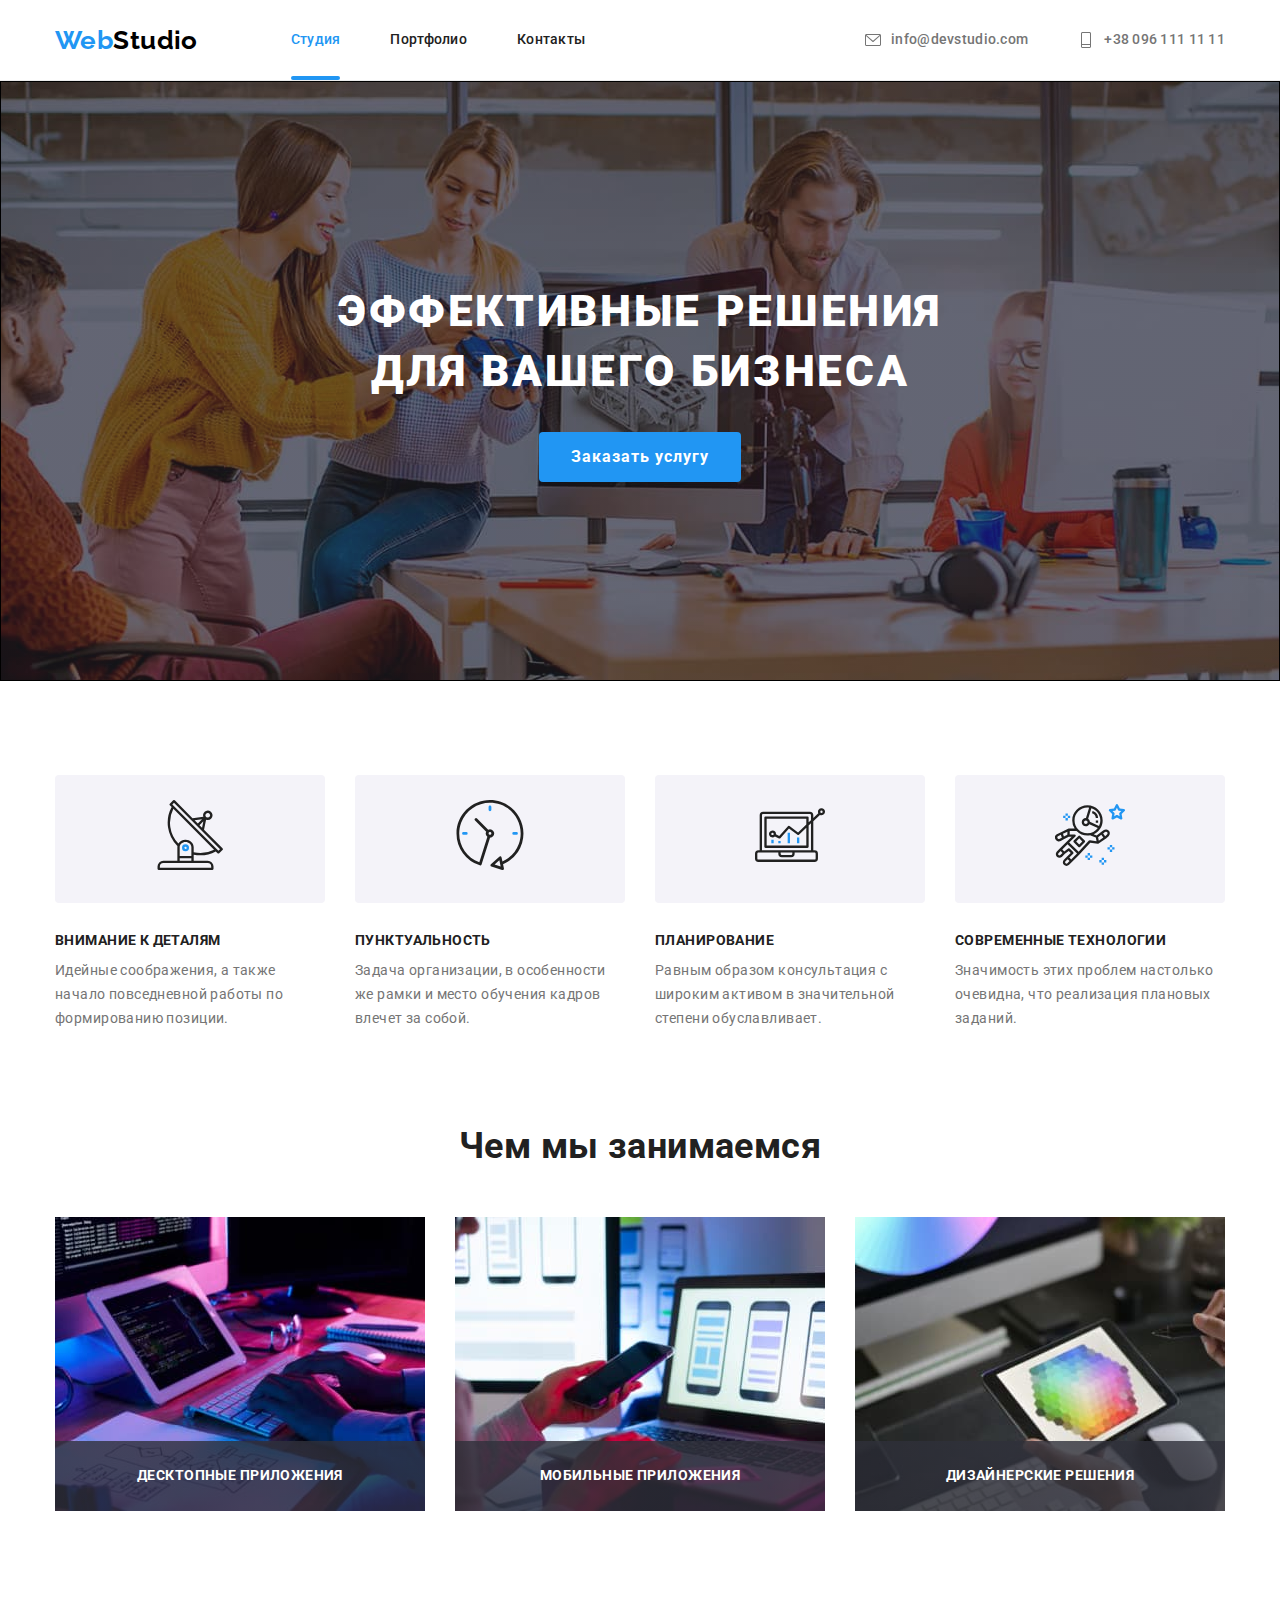
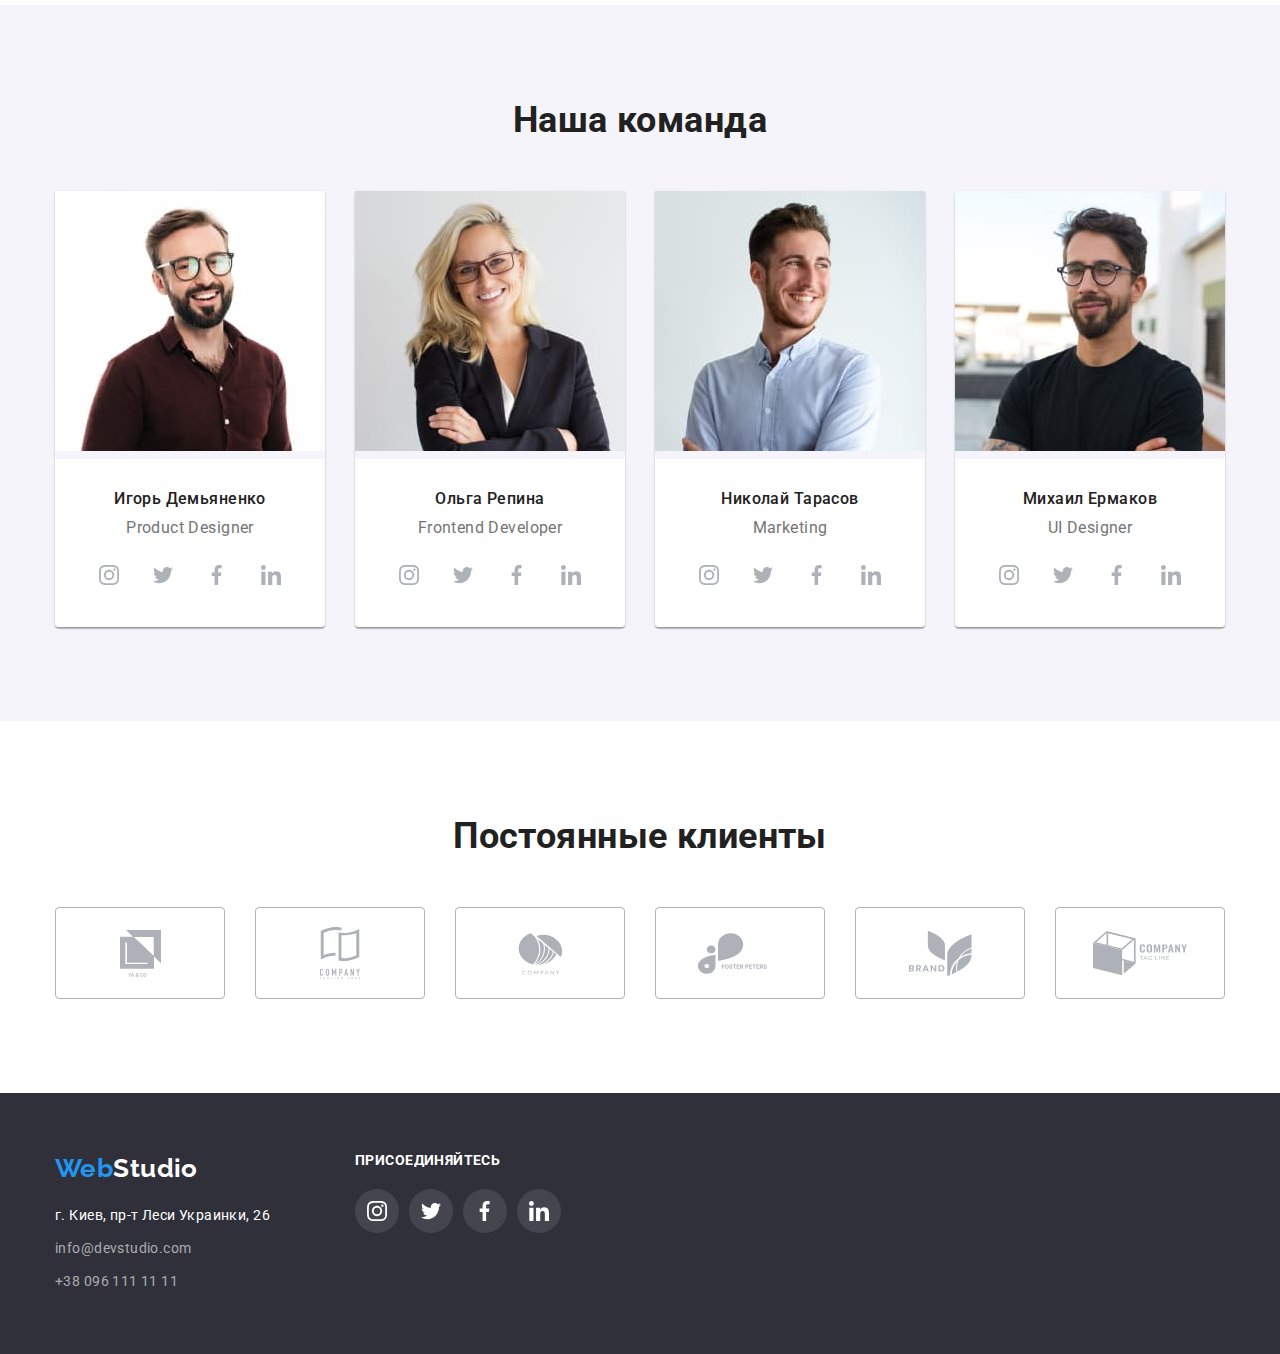
<file: index.html>
<!DOCTYPE html>
<html lang="ru">
  <head>
    <meta charset="UTF-8" />
    <meta http-equiv="X-UA-Compatible" content="IE=edge" />
    <meta name="viewport" content="width=device-width, initial-scale=1.0" />
    <title>WebStudio</title>
    <link rel="preconnect" href="https://fonts.gstatic.com" />
    <link
      href="https://fonts.googleapis.com/css2?family=Raleway:wght@700&family=Roboto:wght@400;500;700;900&display=swap"
      rel="stylesheet"
    />
    <link
      rel="stylesheet"
      href="https://cdnjs.cloudflare.com/ajax/libs/modern-normalize/1.0.0/modern-normalize.min.css"
    />
    <link rel="stylesheet" href="./css/styles.css" />
  </head>
  <body class="page">
    <header class="line">
      <div class="container flex-cont">
        <nav class="flex-nav">
          <a class="logo list" href="./index.html"
            ><span class="logo-web">Web</span>Studio</a
          >
          <ul class="list flex-nav-item">
            <li class="item">
              <div class="item-activ">
                <a class="site-nav list activ-menu" href="./index.html"
                  >Студия</a
                >
              </div>
            </li>
            <li class="item">
              <a class="site-nav list" href="./portfolio.html">Портфолио</a>
            </li>
            <li class="item">
              <a class="site-nav list" href="">Контакты</a>
            </li>
          </ul>
        </nav>
        <ul class="list flex-connect">
          <li class="item">
            <a
              class="site-nav list conect-nav"
              href="mailto:info@devstudio.com"
            >
              <svg class="icon" width="16" height="16">
                <use href="./images/icons.svg#mail"></use>
              </svg>
              info@devstudio.com
            </a>
          </li>
          <li class="item">
            <a class="site-nav list conect-nav" href="tel:+380961111111">
              <svg class="icon" width="16" height="16">
                <use href="./images/icons.svg#tel"></use>
              </svg>
              +38 096 111 11 11
            </a>
          </li>
        </ul>
      </div>
    </header>
    <main>
      <!-- Баннер -->
      <section class="hero">
        <h1 class="banner">
          Эффективные решения <br />
          для вашего бизнеса
        </h1>
        <button class="main-btn" type="button" data-modal-open>
          Заказать услугу
        </button>
      </section>
      <!-- Особенности -->
      <section class="section">
        <div class="container">
          <h2 class="visually-hidden">Особенности</h2>
          <ul class="list features-flex">
            <li class="item">
              <div class="icon-features">
                <svg width="70" height="70">
                  <use href="./images/icons.svg#group"></use>
                </svg>
              </div>
              <h3 class="features-title">Внимание к деталям</h3>
              <p>
                Идейные соображения, а также начало повседневной работы по
                формированию позиции.
              </p>
            </li>
            <li class="item">
              <div class="icon-features">
                <svg width="70" height="70">
                  <use href="./images/icons.svg#clock"></use>
                </svg>
              </div>
              <h3 class="features-title">Пунктуальность</h3>
              <p>
                Задача организации, в особенности же рамки и место обучения
                кадров влечет за собой.
              </p>
            </li>
            <li class="item">
              <div class="icon-features">
                <svg width="70" height="70">
                  <use href="./images/icons.svg#diagram"></use>
                </svg>
              </div>
              <h3 class="features-title">Планирование</h3>
              <p>
                Равным образом консультация с широким активом в значительной
                степени обуславливает.
              </p>
            </li>
            <li class="item">
              <div class="icon-features">
                <svg width="70" height="70">
                  <use href="./images/icons.svg#astronaut"></use>
                </svg>
              </div>
              <h3 class="features-title">Современные технологии</h3>
              <p>
                Значимость этих проблем настолько очевидна, что реализация
                плановых заданий.
              </p>
            </li>
          </ul>
        </div>
      </section>
      <!-- Чем мы занимаемся -->
      <section class="work">
        <div class="container">
          <h2 class="sect">Чем мы занимаемся</h2>
          <ul class="list sect-img">
            <li class="work-overley">
              <img
                class="work-img"
                src="./images/box1.jpg"
                alt="програмируем на компьютере"
                width="370"
              />
              <p class="img-title">Десктопные приложения</p>
            </li>
            <li class="work-overley">
              <img
                class="work-img"
                src="./images/box2.jpg"
                alt="програмируем на телефоне"
                width="370"
              />
              <p class="img-title">Мобильные приложения</p>
            </li>
            <li class="work-overley">
              <img
                class="work-img"
                src="./images/box3.jpg"
                alt="програмируем на планшете"
                width="370"
              />
              <p class="img-title">Дизайнерские решения</p>
            </li>
          </ul>
        </div>
      </section>
      <!-- Наша команда -->
      <section class="command">
        <div class="container">
          <h2 class="sect">Наша команда</h2>
          <ul class="list sect-img">
            <li class="sect-list">
              <img
                class="item"
                src="./images/team-card1.jpg"
                alt="Игорь Демьяненко"
                width="270"
              />
              <div class="team-title">
                <h3 class="team">Игорь Демьяненко</h3>
                <p class="team-prof" lang="en">Product Designer</p>
                <ul class="list icon-flex">
                  <li>
                    <a class="icon-team" href="">
                      <svg class="icon-soc" width="20" height="20">
                        <use href="./images/icons.svg#instagram"></use>
                      </svg>
                    </a>
                  </li>
                  <li>
                    <a class="icon-team" href="">
                      <svg class="icon-soc" width="20" height="20">
                        <use href="./images/icons.svg#twiter"></use>
                      </svg>
                    </a>
                  </li>
                  <li>
                    <a class="icon-team" href="">
                      <svg class="icon-soc" width="20" height="20">
                        <use href="./images/icons.svg#facebook"></use>
                      </svg>
                    </a>
                  </li>
                  <li>
                    <a class="icon-team" href="">
                      <svg class="icon-soc" width="20" height="20">
                        <use href="./images/icons.svg#linkedin"></use>
                      </svg>
                    </a>
                  </li>
                </ul>
              </div>
            </li>
            <li class="sect-list">
              <img
                class="item"
                src="./images/team-card2.jpg"
                alt="Ольга Репина"
                width="270"
              />
              <div class="team-title">
                <h3 class="team">Ольга Репина</h3>
                <p class="team-prof" lang="en">Frontend Developer</p>
                <ul class="list icon-flex">
                  <li>
                    <a class="icon-team" href="">
                      <svg class="icon-soc" width="20" height="20">
                        <use href="./images/icons.svg#instagram"></use>
                      </svg>
                    </a>
                  </li>
                  <li>
                    <a class="icon-team" href="">
                      <svg class="icon-soc" width="20" height="20">
                        <use href="./images/icons.svg#twiter"></use>
                      </svg>
                    </a>
                  </li>
                  <li>
                    <a class="icon-team" href="">
                      <svg class="icon-soc" width="20" height="20">
                        <use href="./images/icons.svg#facebook"></use>
                      </svg>
                    </a>
                  </li>
                  <li>
                    <a class="icon-team" href="">
                      <svg class="icon-soc" width="20" height="20">
                        <use href="./images/icons.svg#linkedin"></use>
                      </svg>
                    </a>
                  </li>
                </ul>
              </div>
            </li>
            <li class="sect-list">
              <img
                class="item"
                src="./images/team-card3.jpg"
                alt="Николай Тарасов"
                width="270"
              />
              <div class="team-title">
                <h3 class="team">Николай Тарасов</h3>
                <p class="team-prof" lang="en">Marketing</p>
                <ul class="list icon-flex">
                  <li>
                    <a class="icon-team" href="">
                      <svg class="icon-soc" width="20" height="20">
                        <use href="./images/icons.svg#instagram"></use>
                      </svg>
                    </a>
                  </li>
                  <li>
                    <a class="icon-team" href="">
                      <svg class="icon-soc" width="20" height="20">
                        <use href="./images/icons.svg#twiter"></use>
                      </svg>
                    </a>
                  </li>
                  <li>
                    <a class="icon-team" href="">
                      <svg class="icon-soc" width="20" height="20">
                        <use href="./images/icons.svg#facebook"></use>
                      </svg>
                    </a>
                  </li>
                  <li>
                    <a class="icon-team" href="">
                      <svg class="icon-soc" width="20" height="20">
                        <use href="./images/icons.svg#linkedin"></use>
                      </svg>
                    </a>
                  </li>
                </ul>
              </div>
            </li>
            <li class="sect-list">
              <img
                class="item"
                src="./images/team-card4.jpg"
                alt="Михаил Ермаков"
                width="270"
              />
              <div class="team-title">
                <h3 class="team">Михаил Ермаков</h3>
                <p class="team-prof" lang="en">UI Designer</p>
                <ul class="list icon-flex">
                  <li>
                    <a class="icon-team" href="">
                      <svg class="icon-soc" width="20" height="20">
                        <use href="./images/icons.svg#instagram"></use>
                      </svg>
                    </a>
                  </li>
                  <li>
                    <a class="icon-team" href="">
                      <svg class="icon-soc" width="20" height="20">
                        <use href="./images/icons.svg#twiter"></use>
                      </svg>
                    </a>
                  </li>
                  <li>
                    <a class="icon-team" href="">
                      <svg class="icon-soc" width="20" height="20">
                        <use href="./images/icons.svg#facebook"></use>
                      </svg>
                    </a>
                  </li>
                  <li>
                    <a class="icon-team" href="">
                      <svg class="icon-soc" width="20" height="20">
                        <use href="./images/icons.svg#linkedin"></use>
                      </svg>
                    </a>
                  </li>
                </ul>
              </div>
            </li>
          </ul>
        </div>
      </section>
      <section class="clients">
        <div class="container">
          <h2 class="sect">Постоянные клиенты</h2>
          <ul class="list icon-flex">
            <li>
              <a class="list clients-box" href="">
                <svg class="icon-client" width="47" height="47">
                  <use href="./images/icons.svg#yaco"></use>
                </svg>
              </a>
            </li>
            <li>
              <a class="clients-box" href="">
                <svg class="icon-client" width="52" height="52">
                  <use href="./images/icons.svg#taglinehere"></use>
                </svg>
              </a>
            </li>
            <li>
              <a class="clients-box" href="">
                <svg class="icon-client" width="45" height="45">
                  <use href="./images/icons.svg#company"></use>
                </svg>
              </a>
            </li>
            <li>
              <a class="clients-box" href="">
                <svg class="icon-client" width="85" height="85">
                  <use href="./images/icons.svg#foster"></use>
                </svg>
              </a>
            </li>
            <li>
              <a class="clients-box" href="">
                <svg class="icon-client" width="63" height="63">
                  <use href="./images/icons.svg#brand"></use>
                </svg>
              </a>
            </li>
            <li>
              <a class="clients-box" href="">
                <svg class="icon-client" width="94" height="94">
                  <use href="./images/icons.svg#tagline"></use>
                </svg>
              </a>
            </li>
          </ul>
        </div>
      </section>
    </main>
    <footer>
      <!-- Адрес -->
      <div class="container">
        <ul class="list footer-flex">
          <li class="footer-box">
            <h2 class="visually-hidden">Контакты</h2>
            <a class="logo foot-logo list" href="./index.html"
              ><span class="logo-web">Web</span>Studio</a
            >
            <address>
              <p class="foot-adr">г. Киев, пр-т Леси Украинки, 26</p>
              <a class="mail-tel list mail" href="mailto:info@devstudio.com"
                >info@devstudio.com</a
              ><br />
              <a class="mail-tel list" href="tel:+380961111111"
                >+38 096 111 11 11</a
              >
            </address>
          </li>
          <li class="footer-box">
            <div>
              <h2 class="join">ПРИСОЕДИНЯЙТЕСЬ</h2>
              <ul class="list icon-join-flex">
                <li class="item">
                  <a class="icon-team" href="">
                    <svg class="icon-join" width="20" height="20">
                      <use href="./images/icons.svg#instagram"></use>
                    </svg>
                  </a>
                </li>
                <li class="item">
                  <a class="icon-team" href="">
                    <svg class="icon-join" width="20" height="20">
                      <use href="./images/icons.svg#twiter"></use>
                    </svg>
                  </a>
                </li>
                <li class="item">
                  <a class="icon-team" href="">
                    <svg class="icon-join" width="20" height="20">
                      <use href="./images/icons.svg#facebook"></use>
                    </svg>
                  </a>
                </li>
                <li class="item">
                  <a class="icon-team" href="">
                    <svg class="icon-join" width="20" height="20">
                      <use href="./images/icons.svg#linkedin"></use>
                    </svg>
                  </a>
                </li>
              </ul>
            </div>
          </li>
        </ul>
      </div>
    </footer>
    <div class="backdrop is-hidden" data-modal>
      <div class="modal">
        <button class="btn-close" type="button" data-modal-close>
          <svg class="icon-close" width="18" height="18">
            <use href="./images/icons.svg#close"></use>
          </svg>
        </button>
      </div>
    </div>
    <script src="./js/modal.js"></script>
  </body>
</html>
</file>
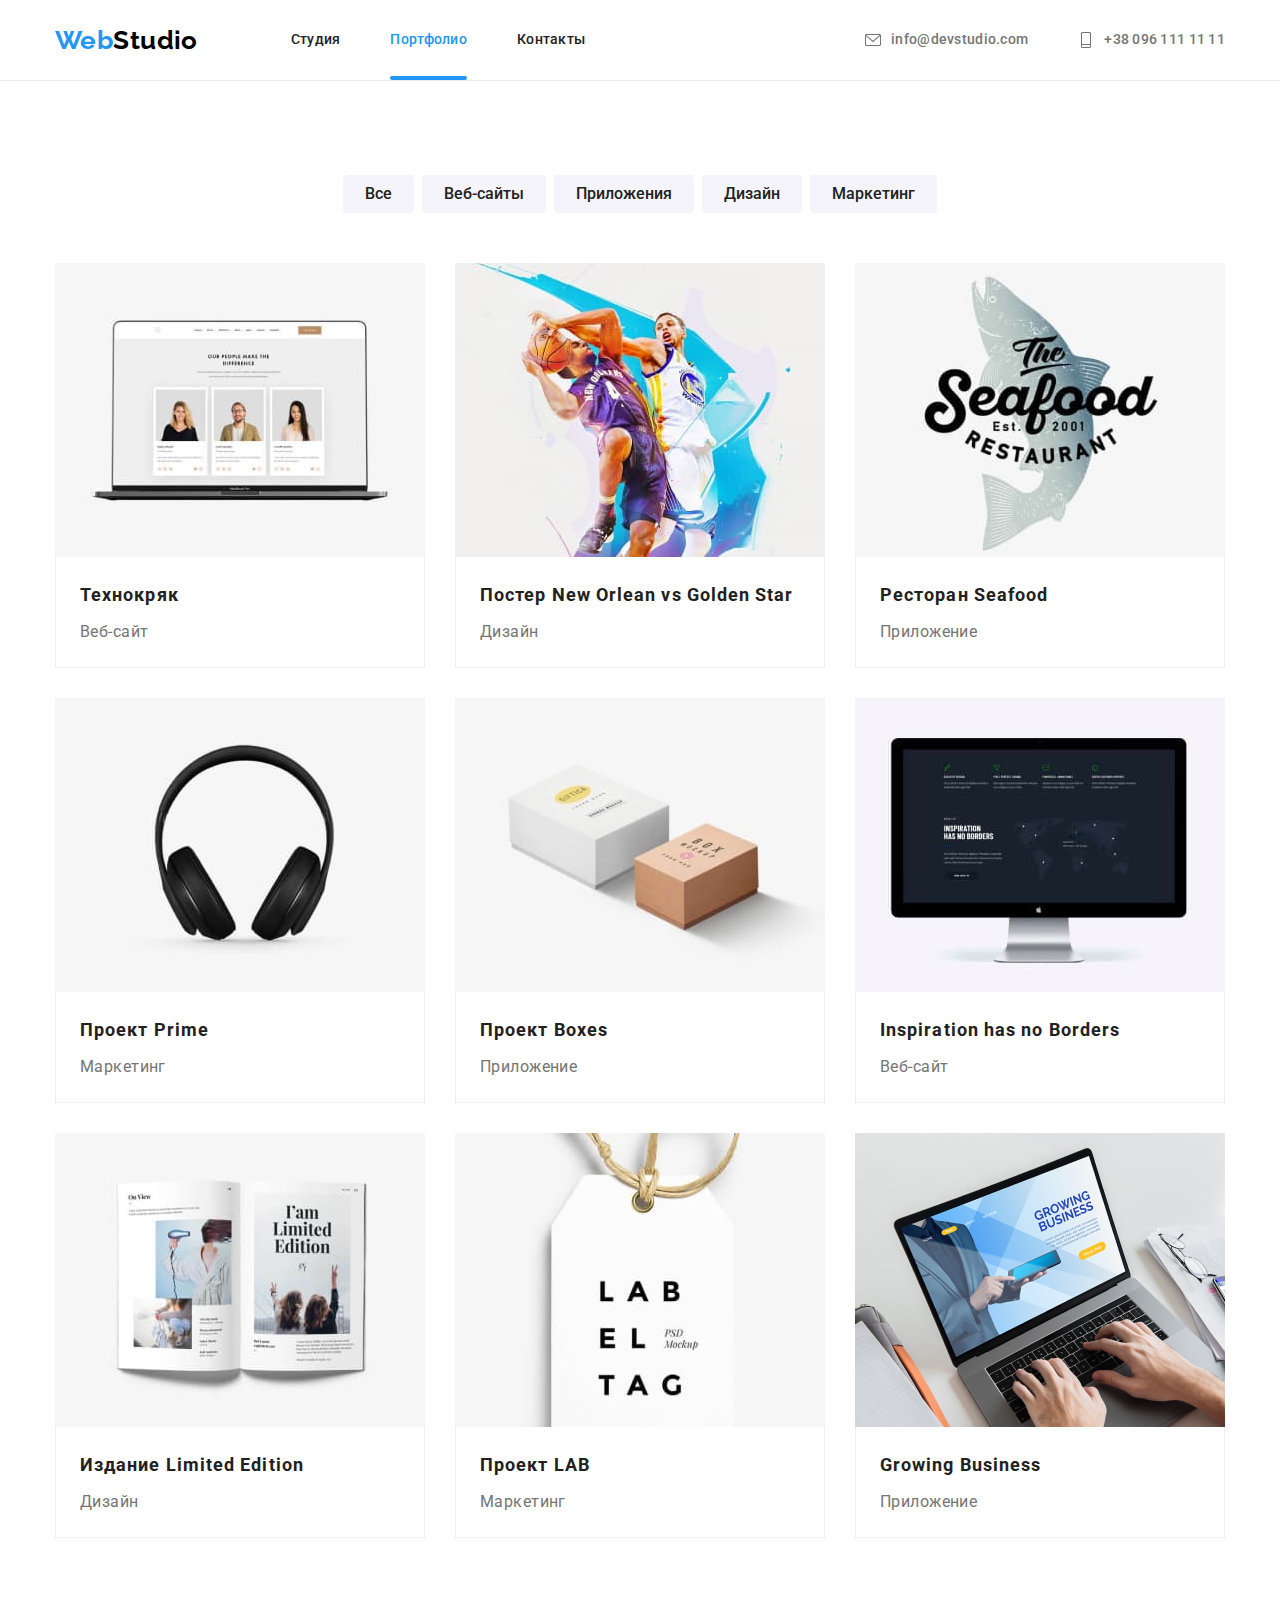
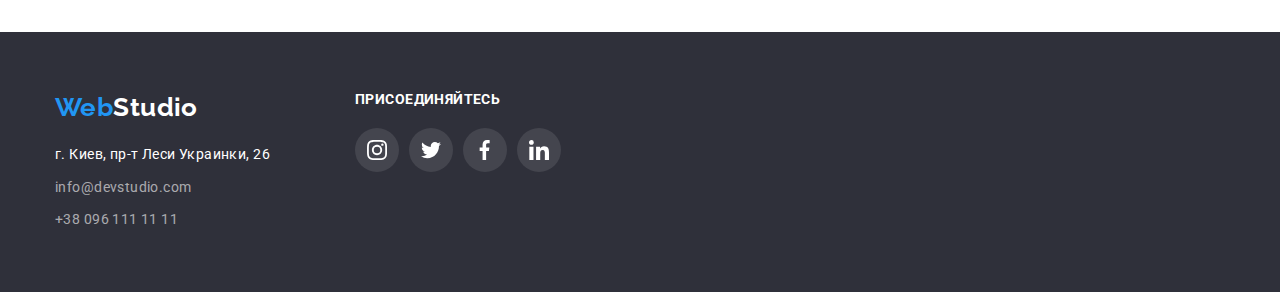
<file: portfolio.html>
<!DOCTYPE html>
<html lang="ru">
  <head>
    <meta charset="UTF-8" />
    <meta http-equiv="X-UA-Compatible" content="IE=edge" />
    <meta name="viewport" content="width=device-width, initial-scale=1.0" />
    <title>WebStudio</title>
    <link rel="preconnect" href="https://fonts.gstatic.com" />
    <link
      href="https://fonts.googleapis.com/css2?family=Raleway:wght@700&family=Roboto:wght@400;500;700;900&display=swap"
      rel="stylesheet"
    />
    <link
      rel="stylesheet"
      href="https://cdnjs.cloudflare.com/ajax/libs/modern-normalize/1.0.0/modern-normalize.min.css"
    />
    <link rel="stylesheet" href="./css/styles.css" />
  </head>
  <body class="page">
    <header class="line">
      <div class="container flex-cont">
        <nav class="flex-nav">
          <a class="logo list" href="./index.html"
            ><span class="logo-web">Web</span>Studio</a
          >
          <ul class="list flex-nav-item">
            <li class="item">
              <a class="site-nav list" href="./index.html">Студия</a>
            </li>
            <li class="item">
              <div class="item-activ">
                <a class="site-nav list activ-menu" href="./portfolio.html"
                  >Портфолио</a
                >
              </div>
            </li>
            <li class="item">
              <a class="site-nav list" href="">Контакты</a>
            </li>
          </ul>
        </nav>
        <ul class="list flex-connect">
          <li class="item">
            <a
              class="site-nav list conect-nav"
              href="mailto:info@devstudio.com"
            >
              <svg class="icon" width="16" height="16">
                <use href="./images/icons.svg#mail"></use>
              </svg>
              info@devstudio.com
            </a>
          </li>
          <li class="item">
            <a class="site-nav list conect-nav" href="tel:+380961111111">
              <svg class="icon" width="16" height="16">
                <use href="./images/icons.svg#tel"></use>
              </svg>
              +38 096 111 11 11
            </a>
          </li>
        </ul>
      </div>
    </header>
    <main>
      <!-- Портфолио -->
      <section class="section">
        <div class="container">
          <h1 class="visually-hidden">Портфолио</h1>
          <!-- Фильтр портфолио -->
          <div class="port-nav">
            <ul class="list port-flex">
              <li class="item">
                <button class="port-btn activ-btn" type="button">Все</button>
              </li>
              <li class="item">
                <button class="port-btn activ-btn" type="button">
                  Веб-сайты
                </button>
              </li>
              <li class="item">
                <button class="port-btn activ-btn" type="button">
                  Приложения
                </button>
              </li>
              <li class="item">
                <button class="port-btn activ-btn" type="button">Дизайн</button>
              </li>
              <li class="item">
                <button class="port-btn activ-btn" type="button">
                  Маркетинг
                </button>
              </li>
            </ul>
          </div>
          <!-- Услуги -->
          <ul class="list port port-img portf-cont">
            <li class="item">
              <a class="list item-link" href="">
                <div class="item-shadow">
                  <div class="item-overley">
                    <img
                      class="port-list"
                      src="./images/portfolio/portfolio-1.jpg"
                      alt="Ноутбук с карточками команды"
                      width="370"
                    />
                    <p class="title-overley">
                      Технокряк это современная площадка распространения
                      коронавируса. Компании используют эту платформу для
                      цифрового шпионажа и атак на защищённые сервера
                      конкурентов.
                    </p>
                  </div>
                  <div class="line-portf">
                    <h2 class="services">Технокряк</h2>
                    <p class="serv-text">Веб-сайт</p>
                  </div>
                </div>
              </a>
            </li>
            <li class="item">
              <a class="list item-link" href="">
                <div class="item-shadow">
                  <div class="item-overley">
                    <img
                      class="port-list"
                      src="./images/portfolio/portfolio-2.jpg"
                      alt="Игра в баскетбол"
                      width="370"
                    />
                    <p class="title-overley">
                      Технокряк это современная площадка распространения
                      коронавируса. Компании используют эту платформу для
                      цифрового шпионажа и атак на защищённые сервера
                      конкурентов.
                    </p>
                  </div>
                  <div class="line-portf">
                    <h2 class="services">
                      Постер <span lang="en">New Orlean vs Golden Star</span>
                    </h2>
                    <p class="serv-text">Дизайн</p>
                  </div>
                </div>
              </a>
            </li>
            <li class="item">
              <a class="list item-link" href="">
                <div class="item-shadow">
                  <div class="item-overley">
                    <img
                      class="port-list"
                      src="./images/portfolio/portfolio-3.jpg"
                      alt="Логотип ресторана"
                      width="370"
                    />
                    <p class="title-overley">
                      Технокряк это современная площадка распространения
                      коронавируса. Компании используют эту платформу для
                      цифрового шпионажа и атак на защищённые сервера
                      конкурентов.
                    </p>
                  </div>
                  <div class="line-portf">
                    <h2 class="services">Ресторан <span>Seafood</span></h2>
                    <p class="serv-text">Приложение</p>
                  </div>
                </div>
              </a>
            </li>
            <li class="item">
              <a class="list item-link" href="">
                <div class="item-shadow">
                  <div class="item-overley">
                    <img
                      class="port-list"
                      src="./images/portfolio/portfolio-4.jpg"
                      alt="Наушники"
                      width="370"
                    />
                    <p class="title-overley">
                      Технокряк это современная площадка распространения
                      коронавируса. Компании используют эту платформу для
                      цифрового шпионажа и атак на защищённые сервера
                      конкурентов.
                    </p>
                  </div>
                  <div class="line-portf">
                    <h2 class="services">
                      Проект <span lang="en">Prime</span>
                    </h2>
                    <p class="serv-text">Маркетинг</p>
                  </div>
                </div>
              </a>
            </li>
            <li class="item">
              <a class="list item-link" href="">
                <div class="item-shadow">
                  <div class="item-overley">
                    <img
                      class="port-list"
                      src="./images/portfolio/portfolio-5.jpg"
                      alt="Две коробочки"
                      width="370"
                    />
                    <p class="title-overley">
                      Технокряк это современная площадка распространения
                      коронавируса. Компании используют эту платформу для
                      цифрового шпионажа и атак на защищённые сервера
                      конкурентов.
                    </p>
                  </div>
                  <div class="line-portf">
                    <h2 class="services">
                      Проект <span lang="en">Boxes</span>
                    </h2>
                    <p class="serv-text">Приложение</p>
                  </div>
                </div>
              </a>
            </li>
            <li class="item">
              <a class="list item-link" href="">
                <div class="item-shadow">
                  <div class="item-overley">
                    <img
                      class="port-list"
                      src="./images/portfolio/portfolio-6.jpg"
                      alt="Макбук"
                      width="370"
                    />
                    <p class="title-overley">
                      Технокряк это современная площадка распространения
                      коронавируса. Компании используют эту платформу для
                      цифрового шпионажа и атак на защищённые сервера
                      конкурентов.
                    </p>
                  </div>
                  <div class="line-portf">
                    <h2 class="services" lang="en">
                      Inspiration has no Borders
                    </h2>
                    <p class="serv-text">Веб-сайт</p>
                  </div>
                </div>
              </a>
            </li>
            <li class="item">
              <a class="list item-link" href="">
                <div class="item-shadow">
                  <div class="item-overley">
                    <img
                      class="port-list"
                      src="./images/portfolio/portfolio-7.jpg"
                      alt="Журнал"
                      width="370"
                    />
                    <p class="title-overley">
                      Технокряк это современная площадка распространения
                      коронавируса. Компании используют эту платформу для
                      цифрового шпионажа и атак на защищённые сервера
                      конкурентов.
                    </p>
                  </div>
                  <div class="line-portf">
                    <h2 class="services">
                      Издание <span lang="en">Limited Edition</span>
                    </h2>
                    <p class="serv-text">Дизайн</p>
                  </div>
                </div>
              </a>
            </li>
            <li class="item">
              <a class="list item-link" href="">
                <div class="item-shadow">
                  <div class="item-overley">
                    <img
                      class="port-list"
                      src="./images/portfolio/portfolio-8.jpg"
                      alt="Этикетка"
                      width="370"
                    />
                    <p class="title-overley">
                      Технокряк это современная площадка распространения
                      коронавируса. Компании используют эту платформу для
                      цифрового шпионажа и атак на защищённые сервера
                      конкурентов.
                    </p>
                  </div>
                  <div class="line-portf">
                    <h2 class="services">Проект <span lang="en">LAB</span></h2>
                    <p class="serv-text">Маркетинг</p>
                  </div>
                </div>
              </a>
            </li>
            <li class="item">
              <a class="list item-link" href="">
                <div class="item-shadow">
                  <div class="item-overley">
                    <img
                      class="port-list"
                      src="./images/portfolio/portfolio-9.jpg"
                      alt="Ноутбук"
                      width="370"
                    />
                    <p class="title-overley">
                      Технокряк это современная площадка распространения
                      коронавируса. Компании используют эту платформу для
                      цифрового шпионажа и атак на защищённые сервера
                      конкурентов.
                    </p>
                  </div>
                  <div class="line-portf">
                    <h2 class="services" lang="en">Growing Business</h2>
                    <p class="serv-text">Приложение</p>
                  </div>
                </div>
              </a>
            </li>
          </ul>
        </div>
      </section>
    </main>
    <footer>
      <!-- Адрес -->
      <div class="container">
        <ul class="list footer-flex">
          <li class="footer-box">
            <h2 class="visually-hidden">Контакты</h2>
            <a class="logo foot-logo list" href="./index.html"
              ><span class="logo-web">Web</span>Studio</a
            >
            <address>
              <p class="foot-adr">г. Киев, пр-т Леси Украинки, 26</p>
              <a class="mail-tel list mail" href="mailto:info@devstudio.com"
                >info@devstudio.com</a
              ><br />
              <a class="mail-tel list" href="tel:+380961111111"
                >+38 096 111 11 11</a
              >
            </address>
          </li>
          <li class="footer-box">
            <div>
              <h2 class="join">ПРИСОЕДИНЯЙТЕСЬ</h2>
              <ul class="list icon-join-flex">
                <li class="item">
                  <a class="icon-team" href="">
                    <svg class="icon-join" width="20" height="20">
                      <use href="./images/icons.svg#instagram"></use>
                    </svg>
                  </a>
                </li>
                <li class="item">
                  <a class="icon-team" href="">
                    <svg class="icon-join" width="20" height="20">
                      <use href="./images/icons.svg#twiter"></use>
                    </svg>
                  </a>
                </li>
                <li class="item">
                  <a class="icon-team" href="">
                    <svg class="icon-join" width="20" height="20">
                      <use href="./images/icons.svg#facebook"></use>
                    </svg>
                  </a>
                </li>
                <li class="item">
                  <a class="icon-team" href="">
                    <svg class="icon-join" width="20" height="20">
                      <use href="./images/icons.svg#linkedin"></use>
                    </svg>
                  </a>
                </li>
              </ul>
            </div>
          </li>
        </ul>
      </div>
    </footer>
  </body>
</html>
</file>
<file: css/styles.css>
:root {
  --main-color: #2196f3;
  --main-family: Roboto, sans-serif;
  --main-text-color: #757575;
  --title-color: #212121;
  --blacklogo-color: #000;
  --white-title-color: #fff;
  --icon-color: #afb1b8;
}

html {
  box-sizing: border-box;
}

*,
*::before,
*::after {
  box-sizing: inherit;
}

h1,
h2,
h3 {
  margin-top: 0;
  margin-bottom: 0;
}

.container {
  width: 1200px;
  padding-left: 15px;
  padding-right: 15px;
  margin-left: auto;
  margin-right: auto;
}

.visually-hidden {
  position: absolute;
  clip: rect(0 0 0 0);
  width: 1px;
  height: 1px;
  margin: -1px;
}

/* Общий стиль */
.page {
  font-family: var(--main-family);
  font-weight: 400;
  font-size: 14px;
  line-height: 1.71;
  letter-spacing: 0.03em;
  color: var(--main-text-color);
}

.list {
  margin: 0;
  padding: 0;

  list-style: none;
  text-decoration: none;
}

.list p {
  margin-top: 0;
  margin-bottom: 0;
}

.section {
  padding-top: 94px;
  padding-bottom: 94px;
}

/* Логотип */
.logo,
.logo:focus {
  display: inline-block;

  font-family: Raleway, sans-serif;
  font-weight: 700;
  font-size: 26px;
  line-height: 1.19;
  color: var(--blacklogo-color);
}

.logo-web {
  color: var(--main-color);
}

.line {
  border-bottom: 1px solid #ececec;
}

/* Навигация */
.flex-cont {
  display: flex;
  justify-content: space-between;
  align-items: center;
}

.flex-nav {
  display: flex;
  align-items: center;
}

.flex-nav-item {
  display: flex;
  margin-left: 93px;
}

.flex-nav-item .item:not(:last-child) {
  margin-right: 50px;
}
.site-nav {
  display: block;
  padding-top: 32px;
  padding-bottom: 32px;

  font-weight: 500;
  line-height: 1.14;
  letter-spacing: 0.02em;
  color: var(--title-color);

  transition: color 250ms cubic-bezier(0.4, 0, 0.2, 1);
}

.activ-menu {
  color: var(--main-color);
}

.item-activ {
  position: relative;
}

.activ-menu::after {
  position: absolute;
  content: '';
  display: block;
  height: 4px;
  width: 100%;
  bottom: 0;
  left: 0;
  background-color: var(--main-color);
  border-radius: 2px;
}

.site-nav:hover,
.site-nav:focus {
  color: var(--main-color);
}

.flex-connect {
  display: flex;
}

.flex-connect .item:not(:last-child) {
  margin-right: 50px;
}

.conect-nav {
  display: flex;
  align-items: center;
  color: var(--main-text-color);
}

.icon {
  margin-right: 10px;
  fill: currentColor;
}

/* Баннер */
.hero {
  padding-top: 200px;
  padding-bottom: 200px;

  background: rgba(47, 48, 58, 0.1);
  border: 1px solid #000000;
  box-sizing: border-box;

  max-width: 1600px;
  height: 600px;
  margin-left: auto;
  margin-right: auto;
  background-color: #2f303a;
  background-image: linear-gradient(
      rgba(47, 48, 58, 0.4),
      rgba(47, 48, 58, 0.4)
    ),
    url('../images/hero.jpg');
  background-repeat: no-repeat;
  background-position: center;
  text-align: center;
}

.banner {
  margin-bottom: 30px;

  font-weight: 900;
  font-size: 44px;
  line-height: 1.36;
  letter-spacing: 0.06em;
  text-transform: uppercase;
  color: var(--white-title-color);
}

.main-btn {
  padding: 10px 32px;
  border-radius: 4px;
  border: none;

  font-family: var(--main-family);
  font-weight: 700;
  font-size: 16px;
  line-height: 1.87;
  letter-spacing: 0.06em;
  color: var(--white-title-color);
  background-color: var(--main-color);

  cursor: pointer;
}

/* Особенности */
.features-flex {
  display: flex;
  justify-content: space-between;
}

.features-flex .item {
  width: 270px;
}

.features-title {
  margin-bottom: 10px;

  font-size: 14px;
  line-height: 1.14;
  text-transform: uppercase;
  color: var(--title-color);
}

.icon-features {
  background-color: #f4f3f9;
  border-radius: 4px;
  padding: 25px 100px;
  margin-bottom: 30px;
}

/* Чем мы занимаемся */
.work {
  padding-bottom: 94px;
}

.sect {
  margin-bottom: 50px;

  font-size: 36px;
  line-height: 1.17;
  text-align: center;
  color: var(--title-color);
}

.sect-img {
  display: flex;
  flex-wrap: wrap;
  justify-content: space-between;
}

.work-img {
  display: block;
}

.work-overley {
  position: relative;
}

.img-title {
  position: absolute;
  height: 70px;
  width: 100%;
  bottom: 0;
  left: 0;
  background-image: linear-gradient(
    rgba(47, 48, 58, 0.8),
    rgba(47, 48, 58, 0.8)
  );

  display: flex;
  align-items: center;
  justify-content: center;
  font-weight: 700;
  line-height: 1.14;
  text-align: center;
  text-transform: uppercase;
  color: var(--white-title-color);
}

/* Наша команда */
.command {
  background-color: #f5f4fa;
  padding-top: 94px;
  padding-bottom: 94px;
}

.team-title {
  padding: 30px 32px;
  background-color: var(--white-title-color);
  border-radius: 0px 0px 4px 4px;
}

.team {
  margin-bottom: 10px;

  font-weight: 500;
  font-size: 16px;
  line-height: 1.19;
  color: var(--title-color);
  text-align: center;
}

.sect-list {
  flex-basis: calc((100% - 4 * 30px) / 4);
  box-shadow: 0px 1px 3px rgba(0, 0, 0, 0.12), 0px 1px 1px rgba(0, 0, 0, 0.14),
    0px 2px 1px rgba(0, 0, 0, 0.2);
  border-radius: 0px 0px 4px 4px;
}

.team-title .team-prof {
  margin-bottom: 16px;

  font-size: 16px;
  line-height: 1.19;
  color: var(--main-text-color);
  text-align: center;
}

.icon-team {
  display: flex;
  justify-content: center;
  align-items: center;
  height: 44px;
  width: 44px;

  background-color: transparent;
  border-radius: 50%;

  transition: background-color 250ms cubic-bezier(0.4, 0, 0.2, 1);
}

.icon-team:hover,
.icon-team:focus {
  background-color: var(--main-color);
}

.icon-soc {
  fill: var(--icon-color);

  transition: fill 250ms cubic-bezier(0.4, 0, 0.2, 1);
}

.icon-team:hover .icon-soc,
.icon-team:focus .icon-soc {
  fill: var(--white-title-color);
}

.icon-flex {
  display: flex;
  justify-content: space-between;
}

/* Постоянные клиенты */
.clients {
  padding-top: 94px;
  padding-bottom: 94px;
}

.clients-box {
  display: flex;
  align-items: center;
  justify-content: center;
  height: 92px;
  width: 170px;
  border: 1px solid;
  border-color: var(--icon-color);
  box-sizing: border-box;
  border-radius: 4px;

  transition: border-color 250ms cubic-bezier(0.4, 0, 0.2, 1);
}

.clients-box:hover,
.clients-box:focus {
  border-color: var(--main-color);
}

.icon-client {
  fill: var(--icon-color);

  transition: fill 250ms cubic-bezier(0.4, 0, 0.2, 1);
}

.clients-box:hover .icon-client,
.clients-box:focus .icon-client {
  fill: var(--main-color);
}

/* Адрес */
.footer-flex {
  display: flex;
}

.footer-box {
  width: 270px;
}

.footer-box:not(:last-child) {
  margin-right: 30px;
}

.foot-logo,
.foot-logo:focus {
  margin-bottom: 20px;

  color: var(--white-title-color);
}

.mail-tel {
  display: inline-block;

  font-style: normal;
  color: rgba(255, 255, 255, 0.6);

  transition: color 250ms cubic-bezier(0.4, 0, 0.2, 1);
}

.mail-tel:hover,
.mail-tel:focus {
  color: var(--main-color);
}

.mail {
  margin-bottom: 9px;
}

footer {
  padding-top: 60px;
  padding-bottom: 60px;

  background-color: #2f303a;
}

.footer-box .foot-adr {
  margin-top: 0;
  margin-bottom: 9px;

  font-style: normal;
  color: var(--white-title-color);
}
/* Присоединяйтесь */
.join {
  font-size: 14px;
  line-height: 1.14;
  color: var(--white-title-color);
  margin-bottom: 20px;
}

.icon-join-flex {
  display: flex;
  color: var(--white-title-color);
}

.icon-join-flex .icon-team {
  background-color: rgba(255, 255, 255, 0.1);
  border-radius: 50%;
}

.item .icon-team:hover,
.item .icon-team:focus {
  background-color: var(--main-color);
}

.icon-join {
  fill: var(--white-title-color);
}

.icon-join-flex .item:not(:last-child) {
  margin-right: 10px;
}

/* backdrop */
.backdrop {
  position: fixed;
  top: 0;
  left: 0;
  width: 100%;
  height: 100%;

  background-color: rgba(0, 0, 0, 0.2);

  opacity: 1;
  transition: opacity 250ms cubic-bezier(0.4, 0, 0.2, 1),
    visibility 250ms cubic-bezier(0.4, 0, 0.2, 1);
}

.backdrop.is-hidden {
  visibility: hidden;
  opacity: 0;
  pointer-events: none;
}

.backdrop.is-hidden .modal {
  transform: translate(-50%, -50%) scale(1.5);
}

.modal {
  position: absolute;
  top: 50%;
  left: 50%;

  min-width: 528px;
  min-height: 581px;

  background-color: var(--white-title-color);
  box-shadow: 0px 1px 3px rgba(0, 0, 0, 0.12), 0px 1px 1px rgba(0, 0, 0, 0.14),
    0px 2px 1px rgba(0, 0, 0, 0.2);
  border-radius: 4px;

  transform: translate(-50%, -50%) scale(1);
  transition: transform 250ms cubic-bezier(0.4, 0, 0.2, 1);
}

.btn-close {
  position: absolute;
  top: 8px;
  right: 8px;
  display: flex;
  justify-content: center;
  align-items: center;
  width: 30px;
  height: 30px;
  padding: 0;

  background-color: var(--white-title-color);
  border: 1px solid rgba(0, 0, 0, 0.1);
  border-radius: 50%;
  cursor: pointer;
}

.icon-close {
  fill: var(--blacklogo-color);
}

/* -------------------------------------------------------------- */
/* Портфолио фильтр */
.port-flex {
  display: flex;
  justify-content: center;
}

.port-flex .item:not(:last-child) {
  margin-right: 8px;
}

.port-nav {
  margin-bottom: 50px;
}

.port-btn {
  padding: 6px 22px;
  border-radius: 4px;
  border: none;

  font-family: var(--main-family);
  font-weight: 500;
  font-size: 16px;
  line-height: 1.62;
  color: var(--title-color);
  background-color: #f5f4fa;

  cursor: pointer;
  transition: background-color 250ms cubic-bezier(0.4, 0, 0.2, 1),
    color 250ms cubic-bezier(0.4, 0, 0.2, 1),
    box-shadow 250ms cubic-bezier(0.4, 0, 0.2, 1);
}

.port-btn:hover,
.port-btn:focus {
  color: var(--white-title-color);
  background-color: var(--main-color);

  box-shadow: 0px 3px 1px rgba(0, 0, 0, 0.1), 0px 1px 2px rgba(0, 0, 0, 0.08),
    0px 2px 2px rgba(0, 0, 0, 0.12);
}

/* Портфолио услуги*/
.portf-cont {
  margin: -15px;
}

.port-img {
  display: flex;
  flex-wrap: wrap;
}

.services {
  margin-bottom: 4px;

  font-size: 18px;
  line-height: 2;
  letter-spacing: 0.06em;
  color: var(--title-color);
}

.serv-text {
  font-size: 16px;
  line-height: 1.87;
  color: var(--main-text-color);
}

.port-list {
  display: block;
}

.port .item {
  flex-basis: calc((100% - 3 * 30px) / 3);
  margin: 15px;

  transition: box-shadow 250ms cubic-bezier(0.4, 0, 0.2, 1);
}

.item-link:hover .item-shadow,
.item-link:focus .item-shadow {
  box-shadow: 0px 1px 1px rgba(0, 0, 0, 0.12), 0px 4px 4px rgba(0, 0, 0, 0.06),
    1px 4px 6px rgba(0, 0, 0, 0.16);
}

.item-overley {
  position: relative;
  overflow: hidden;
}

.title-overley {
  position: absolute;
  height: 100%;
  width: 100%;
  top: 100%;
  left: 0;
  background-image: linear-gradient(
    rgba(33, 150, 243, 0.9),
    rgba(33, 150, 243, 0.9)
  );

  display: flex;
  align-items: center;
  padding: 24px;

  font-size: 18px;
  line-height: 1.56;
  color: var(--white-title-color);

  transform: translateY(0);
  transition: transform 250ms cubic-bezier(0.4, 0, 0.2, 1);
}

.item-link:hover .title-overley,
.item-link:focus .title-overley {
  transform: translateY(-100%);
}

.line-portf {
  padding: 20px 24px;

  border-left: 1px solid #eeeeee;
  border-bottom: 1px solid #eeeeee;
  border-right: 1px solid #eeeeee;
}
</file>
